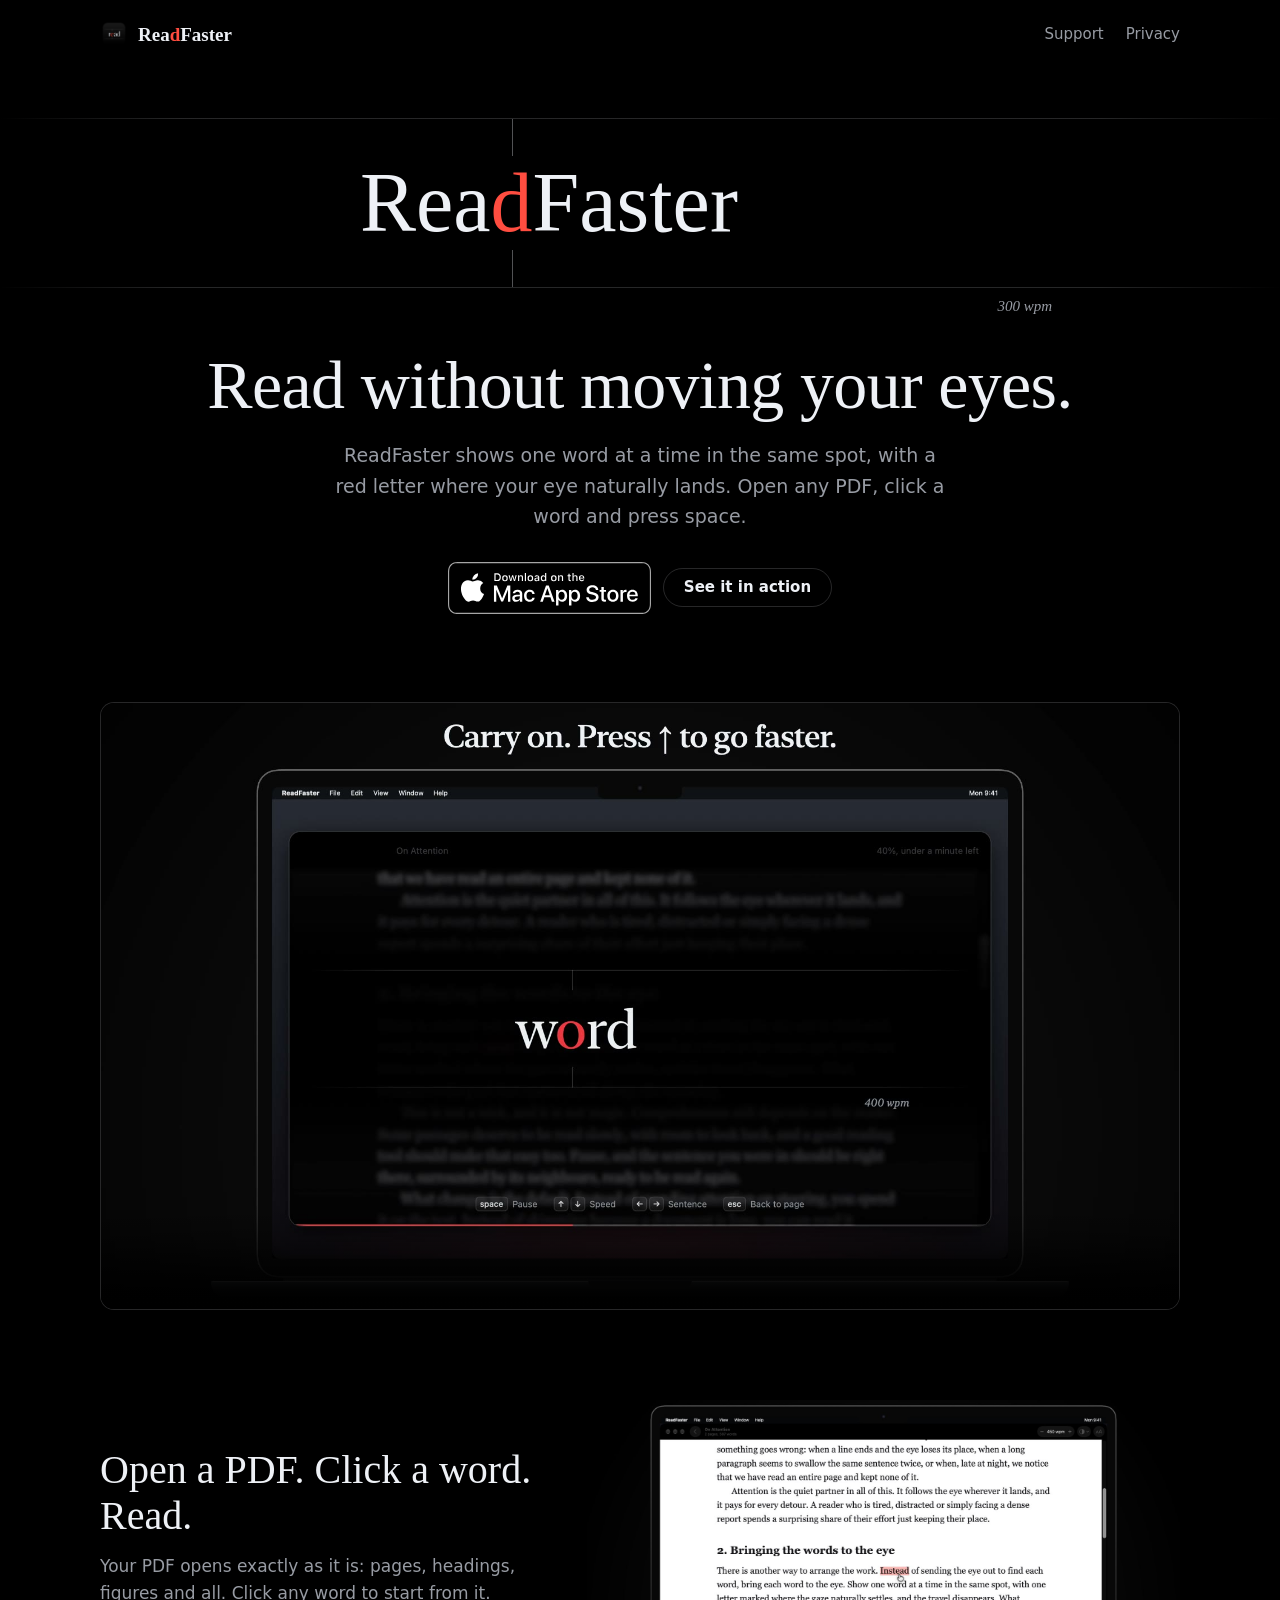
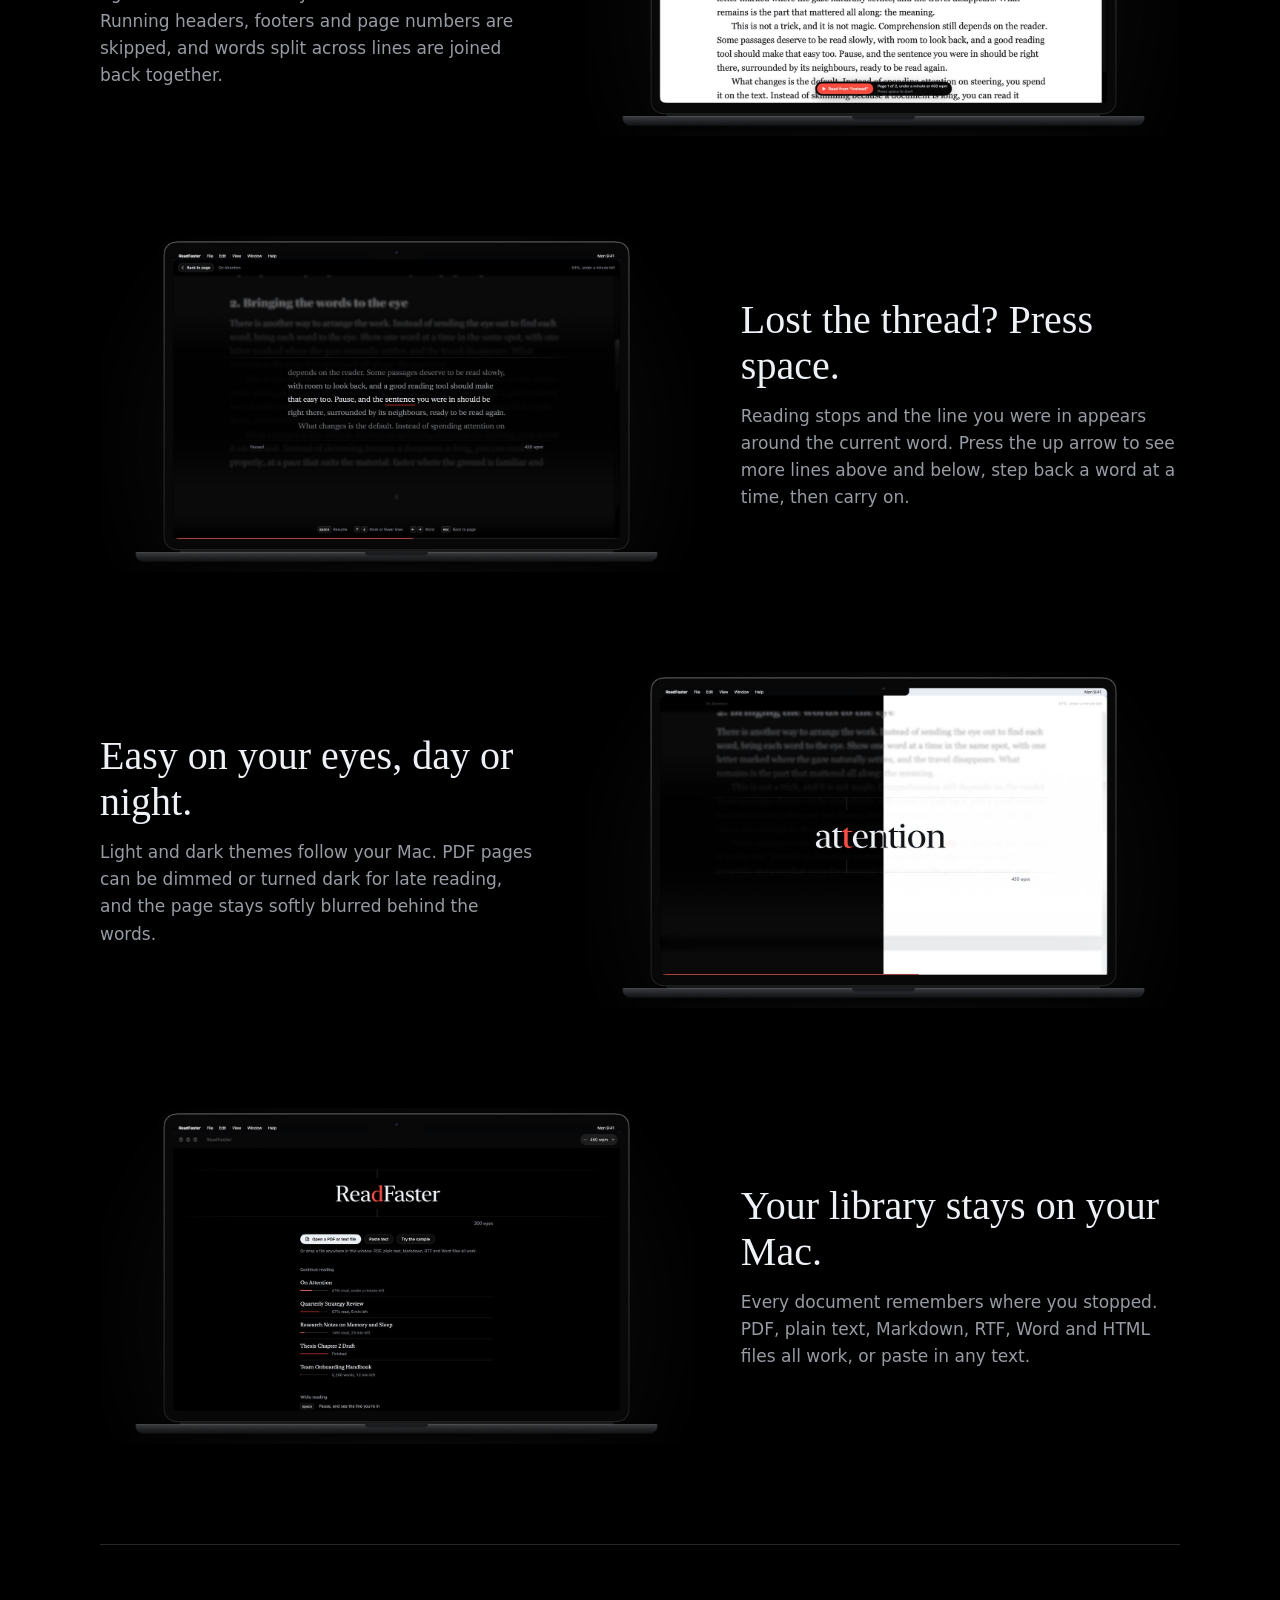
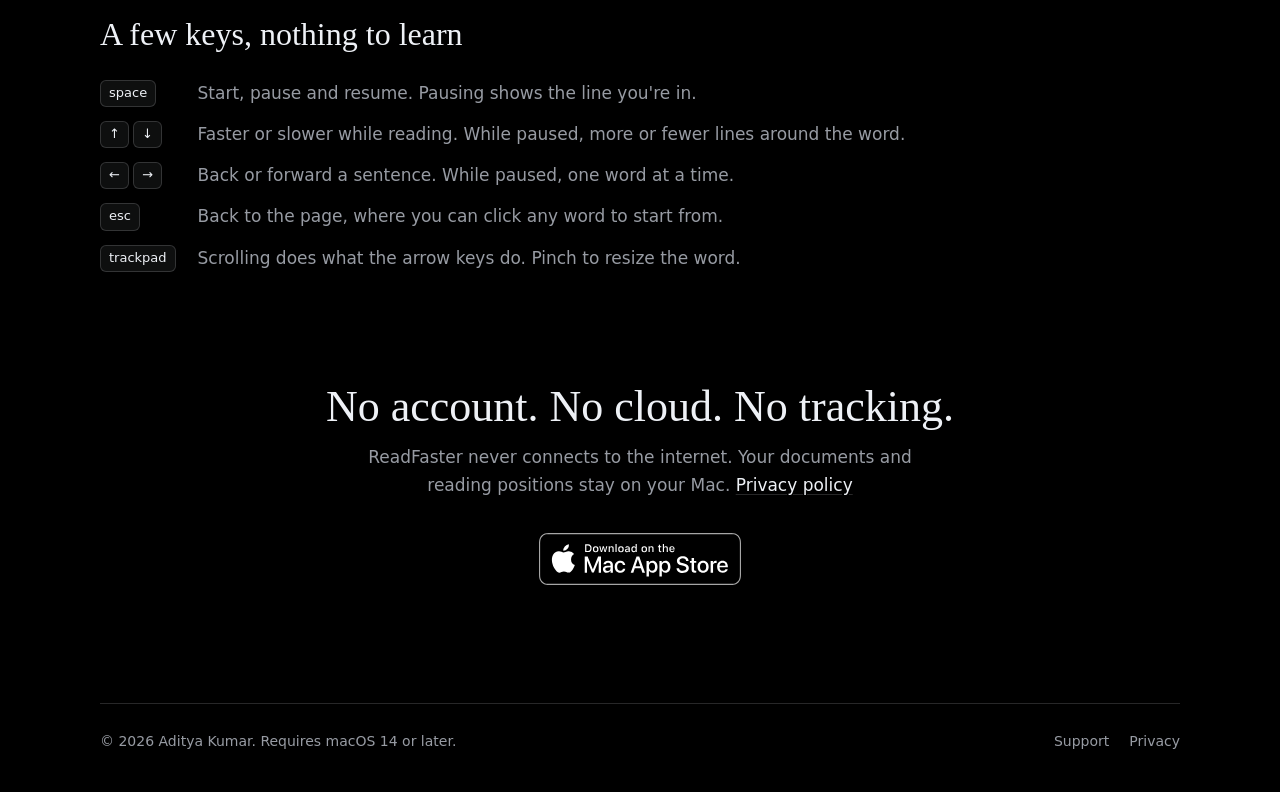
<file: index.html>
<!doctype html>
<html lang="en">
<head>
  <meta charset="utf-8">
  <meta name="viewport" content="width=device-width, initial-scale=1">
  <title>ReadFaster: speed reading for your PDFs on Mac</title>
  <meta name="description" content="ReadFaster shows one word at a time in the same spot, with a red letter where your eye naturally lands. Open any PDF, click a word and press space. Private, offline, made for Mac.">
  <meta property="og:title" content="ReadFaster: read without moving your eyes">
  <meta property="og:description" content="Speed reading for your PDFs on Mac. Click any word, press space, and the words come to you.">
  <meta property="og:image" content="https://adityak2128.github.io/readfaster/assets/reading.jpg">
  <meta property="og:type" content="website">
  <meta name="twitter:card" content="summary_large_image">
  <link rel="icon" href="assets/favicon.png">
  <link rel="stylesheet" href="assets/style.css">
</head>
<body>
  <header class="wrap site-header">
    <a class="brand" href="./"><img src="assets/icon.png" alt=""><span>Rea<span class="d">d</span>Faster</span></a>
    <nav><a href="support/">Support</a><a href="privacy/">Privacy</a></nav>
  </header>

  <main>
    <section class="hero">
      <div class="focus" aria-hidden="true"><span class="word"></span></div>
      <div class="wrap focus-meta" aria-hidden="true">300 wpm</div>
      <div class="wrap">
        <h1>Read without moving your eyes.</h1>
        <p class="lede">ReadFaster shows one word at a time in the same spot, with a red letter where your eye naturally lands. Open any PDF, click a word and press space.</p>
        <div class="cta">
          <a class="store-badge" href="https://apps.apple.com/app/readfaster-pdf-speed-reader/id6816929052"><img src="assets/mac-app-store-black.svg" width="203" height="52" alt="Download on the Mac App Store"></a>
          <a class="pill quiet" href="#see-it">See it in action</a>
        </div>
      </div>
    </section>

    <section class="wrap video" id="see-it" aria-label="Demo video">
      <video src="assets/readfaster.mp4" poster="assets/poster.jpg" autoplay muted loop playsinline controls preload="metadata"></video>
    </section>

    <section class="wrap">
      <div class="feature">
        <div class="copy">
          <h2>Open a PDF. Click a word. Read.</h2>
          <p>Your PDF opens exactly as it is: pages, headings, figures and all. Click any word to start from it. Running headers, footers and page numbers are skipped, and words split across lines are joined back together.</p>
        </div>
        <img src="assets/start.jpg" width="1600" height="907" loading="lazy" alt="A PDF open in ReadFaster, with the pointer clicking a word to start reading from it">
      </div>

      <div class="feature">
        <div class="copy">
          <h2>Lost the thread? Press space.</h2>
          <p>Reading stops and the line you were in appears around the current word. Press the up arrow to see more lines above and below, step back a word at a time, then carry on.</p>
        </div>
        <img src="assets/pause.jpg" width="1600" height="907" loading="lazy" alt="Reading paused, with five lines of context shown around the current word">
      </div>

      <div class="feature">
        <div class="copy">
          <h2>Easy on your eyes, day or night.</h2>
          <p>Light and dark themes follow your Mac. PDF pages can be dimmed or turned dark for late reading, and the page stays softly blurred behind the words.</p>
        </div>
        <img src="assets/themes.jpg" width="1600" height="907" loading="lazy" alt="The reader shown half in dark mode and half in light mode">
      </div>

      <div class="feature">
        <div class="copy">
          <h2>Your library stays on your Mac.</h2>
          <p>Every document remembers where you stopped. PDF, plain text, Markdown, RTF, Word and HTML files all work, or paste in any text.</p>
        </div>
        <img src="assets/library.jpg" width="1600" height="907" loading="lazy" alt="The ReadFaster library, listing documents with how much of each has been read">
      </div>
    </section>

    <section class="wrap keys" aria-labelledby="keys-title">
      <h2 id="keys-title">A few keys, nothing to learn</h2>
      <dl>
        <dt><kbd>space</kbd></dt><dd>Start, pause and resume. Pausing shows the line you're in.</dd>
        <dt><kbd>↑</kbd><kbd>↓</kbd></dt><dd>Faster or slower while reading. While paused, more or fewer lines around the word.</dd>
        <dt><kbd>←</kbd><kbd>→</kbd></dt><dd>Back or forward a sentence. While paused, one word at a time.</dd>
        <dt><kbd>esc</kbd></dt><dd>Back to the page, where you can click any word to start from.</dd>
        <dt><kbd>trackpad</kbd></dt><dd>Scrolling does what the arrow keys do. Pinch to resize the word.</dd>
      </dl>
    </section>

    <section class="wrap private">
      <h2>No account. No cloud. No tracking.</h2>
      <p>ReadFaster never connects to the internet. Your documents and reading positions stay on your Mac. <a href="privacy/">Privacy policy</a></p>
      <div class="cta closing"><a class="store-badge" href="https://apps.apple.com/app/readfaster-pdf-speed-reader/id6816929052"><img src="assets/mac-app-store-black.svg" width="203" height="52" alt="Download on the Mac App Store"></a></div>
    </section>
  </main>

  <footer class="wrap site-footer">
    <span>© 2026 Aditya Kumar. Requires macOS 14 or later.</span>
    <nav><a href="support/">Support</a><a href="privacy/">Privacy</a></nav>
  </footer>
  <script src="assets/demo.js"></script>
</body>
</html>
</file>
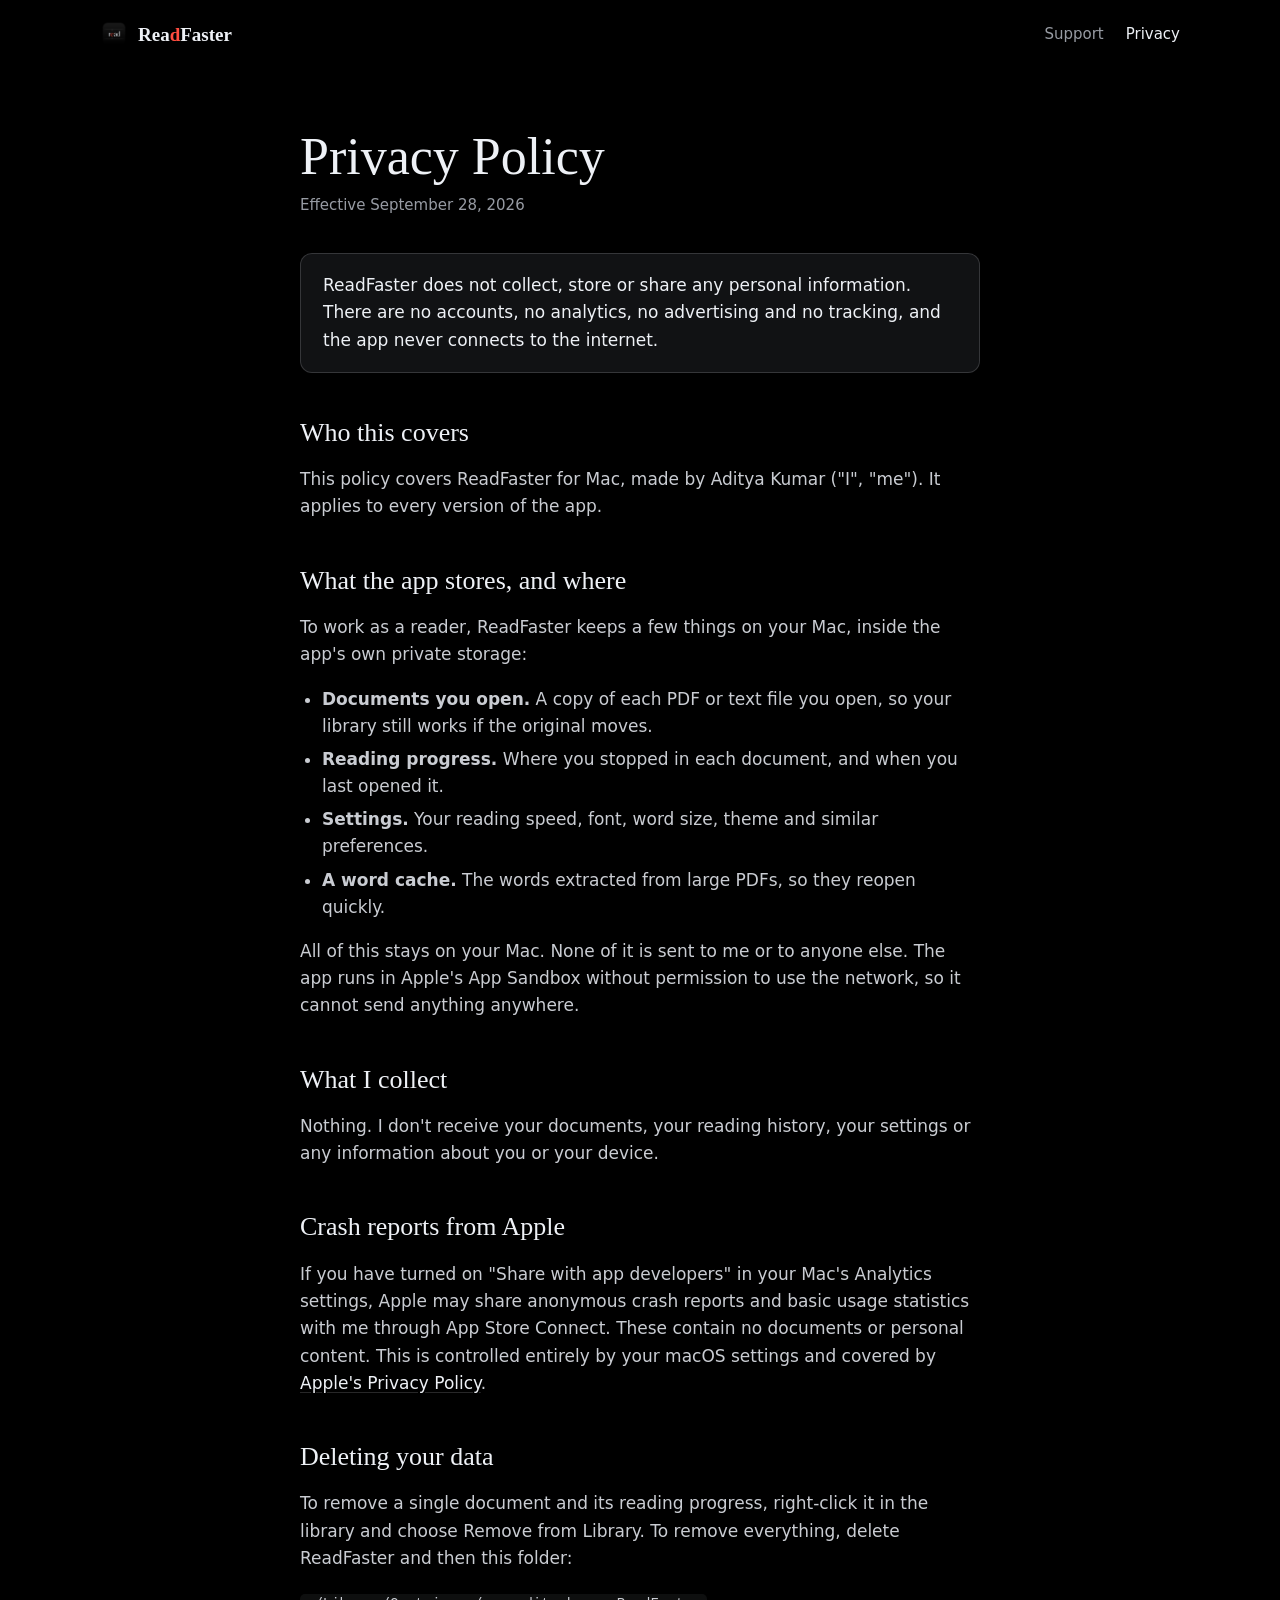
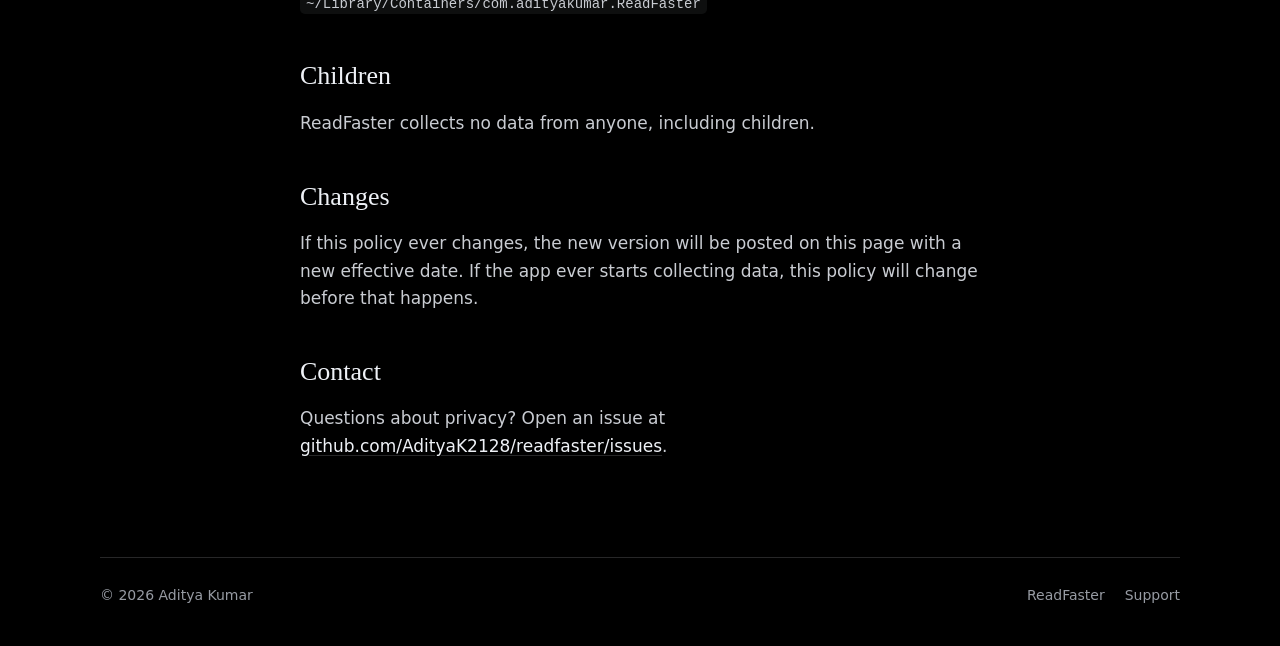
<file: privacy/index.html>
<!doctype html>
<html lang="en">
<head>
  <meta charset="utf-8">
  <meta name="viewport" content="width=device-width, initial-scale=1">
  <title>Privacy Policy | ReadFaster</title>
  <meta name="description" content="ReadFaster collects no data. It works offline and your documents never leave your Mac.">
  <link rel="icon" href="../assets/favicon.png">
  <link rel="stylesheet" href="../assets/style.css">
</head>
<body>
  <header class="wrap site-header">
    <a class="brand" href="../"><img src="../assets/icon.png" alt=""><span>Rea<span class="d">d</span>Faster</span></a>
    <nav><a href="../support/">Support</a><a href="./" aria-current="page">Privacy</a></nav>
  </header>

  <main class="column doc">
    <h1>Privacy Policy</h1>
    <p class="updated">Effective September 28, 2026</p>

    <p class="summary">ReadFaster does not collect, store or share any personal information. There are no accounts, no analytics, no advertising and no tracking, and the app never connects to the internet.</p>

    <h2>Who this covers</h2>
    <p>This policy covers ReadFaster for Mac, made by Aditya Kumar ("I", "me"). It applies to every version of the app.</p>

    <h2>What the app stores, and where</h2>
    <p>To work as a reader, ReadFaster keeps a few things on your Mac, inside the app's own private storage:</p>
    <ul>
      <li><strong>Documents you open.</strong> A copy of each PDF or text file you open, so your library still works if the original moves.</li>
      <li><strong>Reading progress.</strong> Where you stopped in each document, and when you last opened it.</li>
      <li><strong>Settings.</strong> Your reading speed, font, word size, theme and similar preferences.</li>
      <li><strong>A word cache.</strong> The words extracted from large PDFs, so they reopen quickly.</li>
    </ul>
    <p>All of this stays on your Mac. None of it is sent to me or to anyone else. The app runs in Apple's App Sandbox without permission to use the network, so it cannot send anything anywhere.</p>

    <h2>What I collect</h2>
    <p>Nothing. I don't receive your documents, your reading history, your settings or any information about you or your device.</p>

    <h2>Crash reports from Apple</h2>
    <p>If you have turned on "Share with app developers" in your Mac's Analytics settings, Apple may share anonymous crash reports and basic usage statistics with me through App Store Connect. These contain no documents or personal content. This is controlled entirely by your macOS settings and covered by <a href="https://www.apple.com/legal/privacy/">Apple's Privacy Policy</a>.</p>

    <h2>Deleting your data</h2>
    <p>To remove a single document and its reading progress, right-click it in the library and choose Remove from Library. To remove everything, delete ReadFaster and then this folder:</p>
    <p><code>~/Library/Containers/com.adityakumar.ReadFaster</code></p>

    <h2>Children</h2>
    <p>ReadFaster collects no data from anyone, including children.</p>

    <h2>Changes</h2>
    <p>If this policy ever changes, the new version will be posted on this page with a new effective date. If the app ever starts collecting data, this policy will change before that happens.</p>

    <h2>Contact</h2>
    <p>Questions about privacy? Open an issue at <a href="https://github.com/AdityaK2128/readfaster/issues">github.com/AdityaK2128/readfaster/issues</a>.</p>
  </main>

  <footer class="wrap site-footer">
    <span>© 2026 Aditya Kumar</span>
    <nav><a href="../">ReadFaster</a><a href="../support/">Support</a></nav>
  </footer>
</body>
</html>
</file>
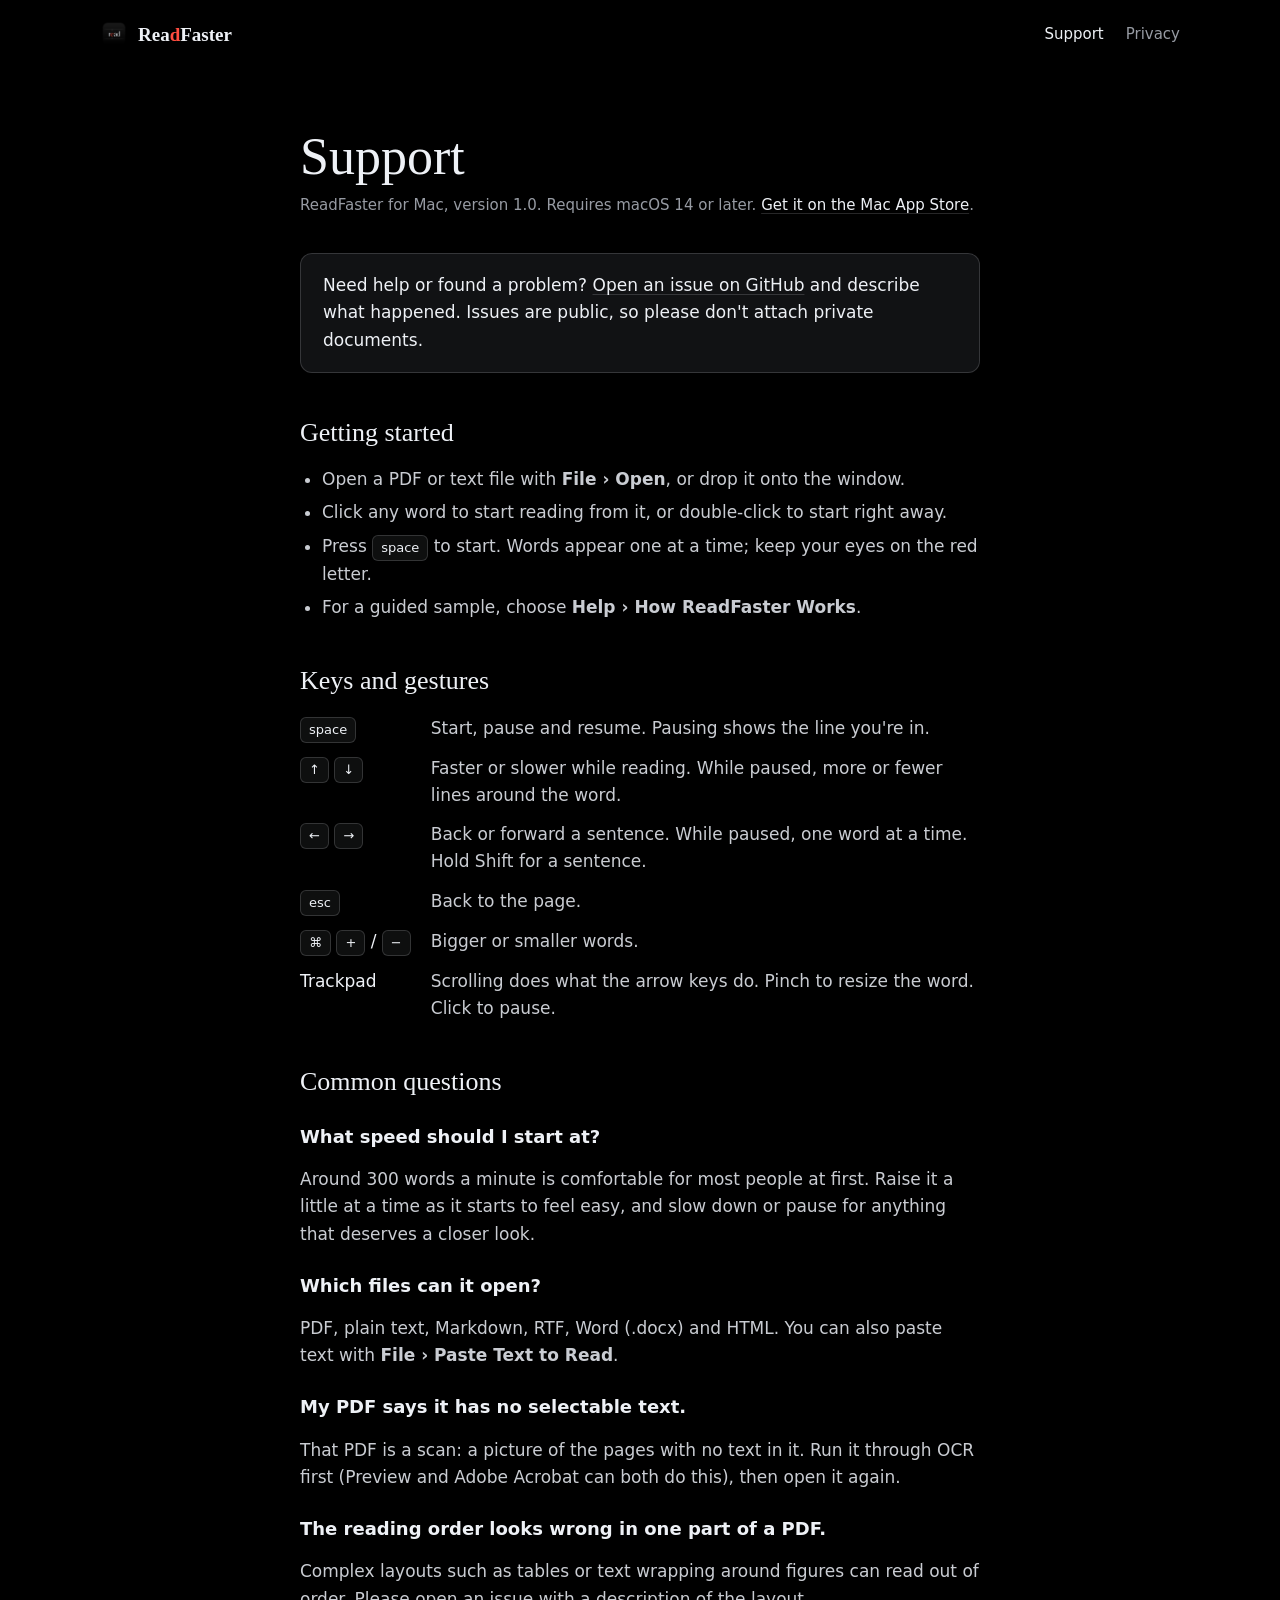
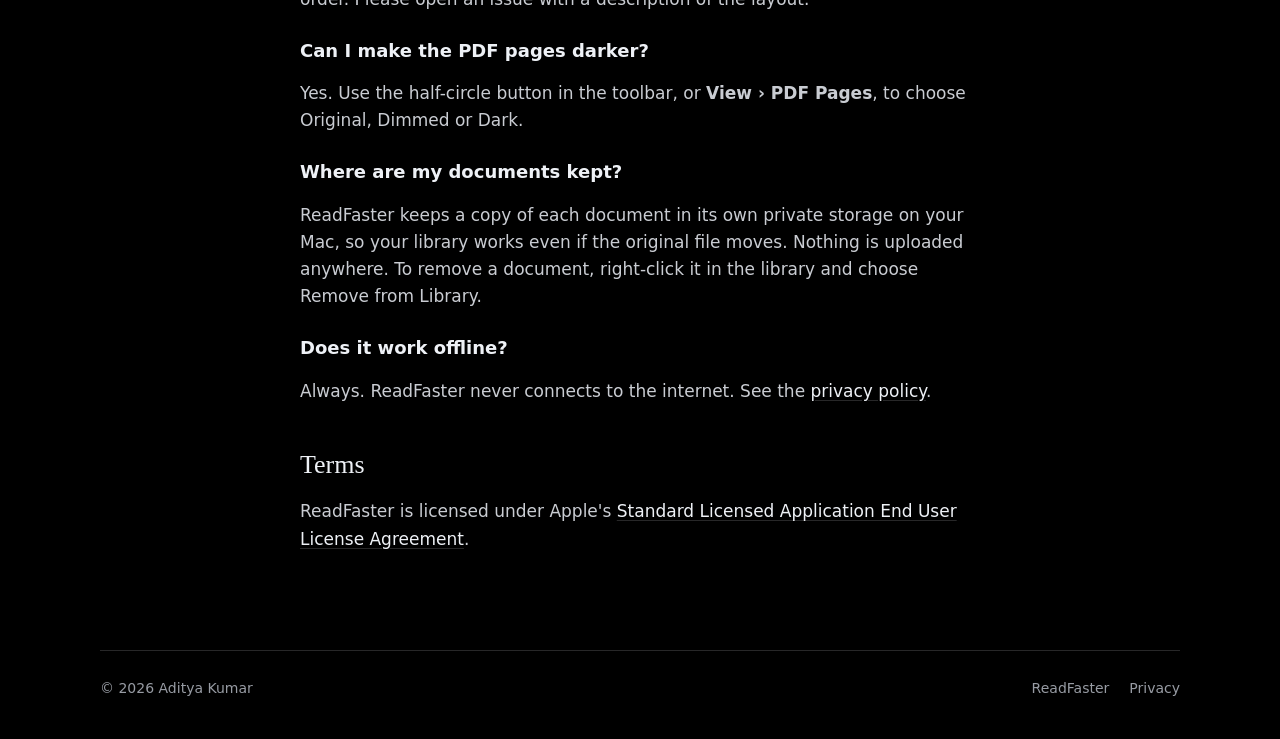
<file: support/index.html>
<!doctype html>
<html lang="en">
<head>
  <meta charset="utf-8">
  <meta name="viewport" content="width=device-width, initial-scale=1">
  <title>Support | ReadFaster</title>
  <meta name="description" content="How to use ReadFaster, answers to common questions, and how to get help.">
  <link rel="icon" href="../assets/favicon.png">
  <link rel="stylesheet" href="../assets/style.css">
</head>
<body>
  <header class="wrap site-header">
    <a class="brand" href="../"><img src="../assets/icon.png" alt=""><span>Rea<span class="d">d</span>Faster</span></a>
    <nav><a href="./" aria-current="page">Support</a><a href="../privacy/">Privacy</a></nav>
  </header>

  <main class="column doc">
    <h1>Support</h1>
    <p class="updated">ReadFaster for Mac, version 1.0. Requires macOS 14 or later. <a href="https://apps.apple.com/app/readfaster-pdf-speed-reader/id6816929052">Get it on the Mac App Store</a>.</p>

    <p class="summary">Need help or found a problem? <a href="https://github.com/AdityaK2128/readfaster/issues/new">Open an issue on GitHub</a> and describe what happened. Issues are public, so please don't attach private documents.</p>

    <h2>Getting started</h2>
    <ul>
      <li>Open a PDF or text file with <strong>File › Open</strong>, or drop it onto the window.</li>
      <li>Click any word to start reading from it, or double-click to start right away.</li>
      <li>Press <kbd>space</kbd> to start. Words appear one at a time; keep your eyes on the red letter.</li>
      <li>For a guided sample, choose <strong>Help › How ReadFaster Works</strong>.</li>
    </ul>

    <h2>Keys and gestures</h2>
    <dl>
      <dt><kbd>space</kbd></dt><dd>Start, pause and resume. Pausing shows the line you're in.</dd>
      <dt><kbd>↑</kbd> <kbd>↓</kbd></dt><dd>Faster or slower while reading. While paused, more or fewer lines around the word.</dd>
      <dt><kbd>←</kbd> <kbd>→</kbd></dt><dd>Back or forward a sentence. While paused, one word at a time. Hold Shift for a sentence.</dd>
      <dt><kbd>esc</kbd></dt><dd>Back to the page.</dd>
      <dt><kbd>⌘</kbd> <kbd>+</kbd> / <kbd>−</kbd></dt><dd>Bigger or smaller words.</dd>
      <dt>Trackpad</dt><dd>Scrolling does what the arrow keys do. Pinch to resize the word. Click to pause.</dd>
    </dl>

    <h2>Common questions</h2>

    <h3>What speed should I start at?</h3>
    <p>Around 300 words a minute is comfortable for most people at first. Raise it a little at a time as it starts to feel easy, and slow down or pause for anything that deserves a closer look.</p>

    <h3>Which files can it open?</h3>
    <p>PDF, plain text, Markdown, RTF, Word (.docx) and HTML. You can also paste text with <strong>File › Paste Text to Read</strong>.</p>

    <h3>My PDF says it has no selectable text.</h3>
    <p>That PDF is a scan: a picture of the pages with no text in it. Run it through OCR first (Preview and Adobe Acrobat can both do this), then open it again.</p>

    <h3>The reading order looks wrong in one part of a PDF.</h3>
    <p>Complex layouts such as tables or text wrapping around figures can read out of order. Please open an issue with a description of the layout.</p>

    <h3>Can I make the PDF pages darker?</h3>
    <p>Yes. Use the half-circle button in the toolbar, or <strong>View › PDF Pages</strong>, to choose Original, Dimmed or Dark.</p>

    <h3>Where are my documents kept?</h3>
    <p>ReadFaster keeps a copy of each document in its own private storage on your Mac, so your library works even if the original file moves. Nothing is uploaded anywhere. To remove a document, right-click it in the library and choose Remove from Library.</p>

    <h3>Does it work offline?</h3>
    <p>Always. ReadFaster never connects to the internet. See the <a href="../privacy/">privacy policy</a>.</p>

    <h2>Terms</h2>
    <p>ReadFaster is licensed under Apple's <a href="https://www.apple.com/legal/internet-services/itunes/dev/stdeula/">Standard Licensed Application End User License Agreement</a>.</p>
  </main>

  <footer class="wrap site-footer">
    <span>© 2026 Aditya Kumar</span>
    <nav><a href="../">ReadFaster</a><a href="../privacy/">Privacy</a></nav>
  </footer>
</body>
</html>
</file>
<file: assets/style.css>
:root {
  --void: #000;
  --raised: #111214;
  --ink: #eef1f6;
  --dim: #979ba3;
  --hair: rgba(238, 241, 246, 0.16);
  --fixation: #ff4d40;
  --serif: ui-serif, "New York", "Iowan Old Style", Charter, Georgia, serif;
  --sans: -apple-system, BlinkMacSystemFont, "SF Pro Text", system-ui, "Helvetica Neue", Arial, sans-serif;
  color-scheme: dark;
}

* { box-sizing: border-box; }

html { -webkit-text-size-adjust: 100%; }

body {
  margin: 0;
  background: var(--void);
  color: var(--ink);
  font: 17px/1.6 var(--sans);
  -webkit-font-smoothing: antialiased;
}

a { color: var(--ink); text-decoration-color: var(--hair); text-underline-offset: 3px; }
a:hover { text-decoration-color: var(--fixation); }
a:focus-visible, button:focus-visible { outline: 2px solid var(--fixation); outline-offset: 3px; border-radius: 4px; }

.wrap { width: min(1080px, 100% - 32px); margin-inline: auto; }
.column { width: min(680px, 100% - 32px); margin-inline: auto; }

/* Header */
.site-header { display: flex; align-items: center; justify-content: space-between; padding: 20px 0; }
.brand { display: flex; align-items: center; gap: 10px; text-decoration: none; font: 600 19px/1 var(--serif); }
.brand img { width: 28px; height: 28px; border-radius: 7px; }
.brand .d { color: var(--fixation); }
.site-header nav { display: flex; gap: 22px; font-size: 15px; }
.site-header nav a { text-decoration: none; color: var(--dim); }
.site-header nav a:hover, .site-header nav a[aria-current] { color: var(--ink); }

/* The reader's word: two hairlines, marks at the fixation point, red letter on the marks */
.focus {
  position: relative;
  height: clamp(110px, 16vw, 170px);
  border-block: 1px solid transparent;
  border-image: linear-gradient(90deg, transparent, var(--hair) 14%, var(--hair) 86%, transparent) 1;
  margin: 40px 0 10px;
  overflow: hidden;
}
.focus::before, .focus::after {
  content: "";
  position: absolute;
  left: 40%;
  width: 1px;
  height: 22%;
  background: rgba(238, 241, 246, 0.34);
}
.focus::before { top: 0; }
.focus::after { bottom: 0; }
.focus .word {
  position: absolute;
  top: 50%;
  left: 0;
  transform: translateY(-50%);
  white-space: pre;
  font: 400 clamp(46px, 7vw, 84px)/1 var(--serif);
}
.focus .pivot { color: var(--fixation); }
.focus-meta { text-align: right; padding-right: 10%; font: italic 15px var(--serif); color: var(--dim); }

/* Hero */
.hero { padding: 10px 0 40px; text-align: center; }
.hero h1 { font: 500 clamp(40px, 6vw, 68px)/1.08 var(--serif); letter-spacing: -0.01em; margin: 34px 0 18px; }
.hero p.lede { max-width: 620px; margin: 0 auto 30px; color: var(--dim); font-size: 19px; }
.cta { display: inline-flex; flex-wrap: wrap; gap: 12px; justify-content: center; }
.pill {
  display: inline-flex; align-items: center; gap: 8px;
  padding: 11px 20px; border-radius: 999px;
  font: 600 15px/1 var(--sans); text-decoration: none;
}
.pill.primary { background: var(--ink); color: #000; }
.pill.quiet { border: 1px solid var(--hair); color: var(--ink); }
.cta { align-items: center; }
.cta.closing { margin-top: 34px; }
.store-badge { display: inline-flex; border-radius: 10px; }
.store-badge img { display: block; height: 52px; width: auto; }

/* Video */
.video { margin-block: 40px 90px; }
.video video { width: 100%; height: auto; display: block; border-radius: 14px; border: 1px solid var(--hair); background: #000; }

/* Feature rows */
.feature { display: grid; grid-template-columns: 1fr 1.35fr; gap: 48px; align-items: center; margin: 0 0 100px; }
.feature:nth-of-type(even) { grid-template-columns: 1.35fr 1fr; }
.feature:nth-of-type(even) .copy { order: 2; }
.feature h2 { font: 500 clamp(28px, 3.6vw, 40px)/1.15 var(--serif); margin: 0 0 14px; }
.feature p { color: var(--dim); margin: 0; }
.feature img { width: 100%; height: auto; display: block; border-radius: 12px; }

/* Keys */
.keys { border-top: 1px solid var(--hair); padding: 70px 0 20px; }
.keys h2 { font: 500 32px/1.2 var(--serif); margin: 0 0 26px; }
.keys dl { display: grid; grid-template-columns: max-content 1fr; gap: 14px 22px; margin: 0; }
.keys dt { display: flex; gap: 4px; }
.keys dd { margin: 0; color: var(--dim); }
kbd {
  display: inline-block; min-width: 26px; padding: 3px 8px; text-align: center;
  font: 500 13px/1.4 var(--sans); color: var(--ink);
  background: rgba(238, 241, 246, 0.06); border: 1px solid var(--hair); border-radius: 6px;
}

.private { text-align: center; padding: 90px 0 110px; }
.private h2 { font: 500 clamp(30px, 4vw, 44px)/1.15 var(--serif); margin: 0 0 12px; }
.private p { color: var(--dim); margin: 0 auto; max-width: 560px; }

/* Documents: privacy and support */
.doc { padding: 30px 0 80px; }
.doc h1 { font: 500 clamp(36px, 5vw, 52px)/1.1 var(--serif); margin: 30px 0 8px; }
.doc .updated { color: var(--dim); font-size: 15px; margin: 0 0 36px; }
.doc h2 { font: 500 26px/1.25 var(--serif); margin: 44px 0 10px; }
.doc h3 { font: 600 18px/1.35 var(--sans); margin: 26px 0 6px; }
.doc p, .doc li { color: #c9ccd2; }
.doc ul { padding-left: 22px; }
.doc li { margin: 6px 0; }
.doc .summary { background: var(--raised); border: 1px solid var(--hair); border-radius: 12px; padding: 18px 22px; color: var(--ink); }
.doc code { font: 14px ui-monospace, SFMono-Regular, Menlo, monospace; background: rgba(238, 241, 246, 0.06); padding: 2px 6px; border-radius: 5px; word-break: break-all; }
.doc dl { display: grid; grid-template-columns: max-content 1fr; gap: 12px 20px; }
.doc dd { margin: 0; color: #c9ccd2; }

/* Footer */
.site-footer { border-top: 1px solid var(--hair); padding: 26px 0 40px; color: var(--dim); font-size: 14px; display: flex; flex-wrap: wrap; gap: 10px 24px; justify-content: space-between; }
.site-footer nav { display: flex; gap: 20px; }
.site-footer a { color: var(--dim); text-decoration: none; }
.site-footer a:hover { color: var(--ink); }

@media (max-width: 760px) {
  .feature, .feature:nth-of-type(even) { grid-template-columns: 1fr; gap: 22px; margin-bottom: 70px; }
  .feature:nth-of-type(even) .copy { order: 0; }
  .keys dl, .doc dl { grid-template-columns: 1fr; gap: 4px; }
  .keys dd, .doc dd { margin-bottom: 12px; }
  .focus-meta { padding-right: 0; }
}

@media (prefers-reduced-motion: reduce) {
  * { scroll-behavior: auto !important; }
}
</file>
